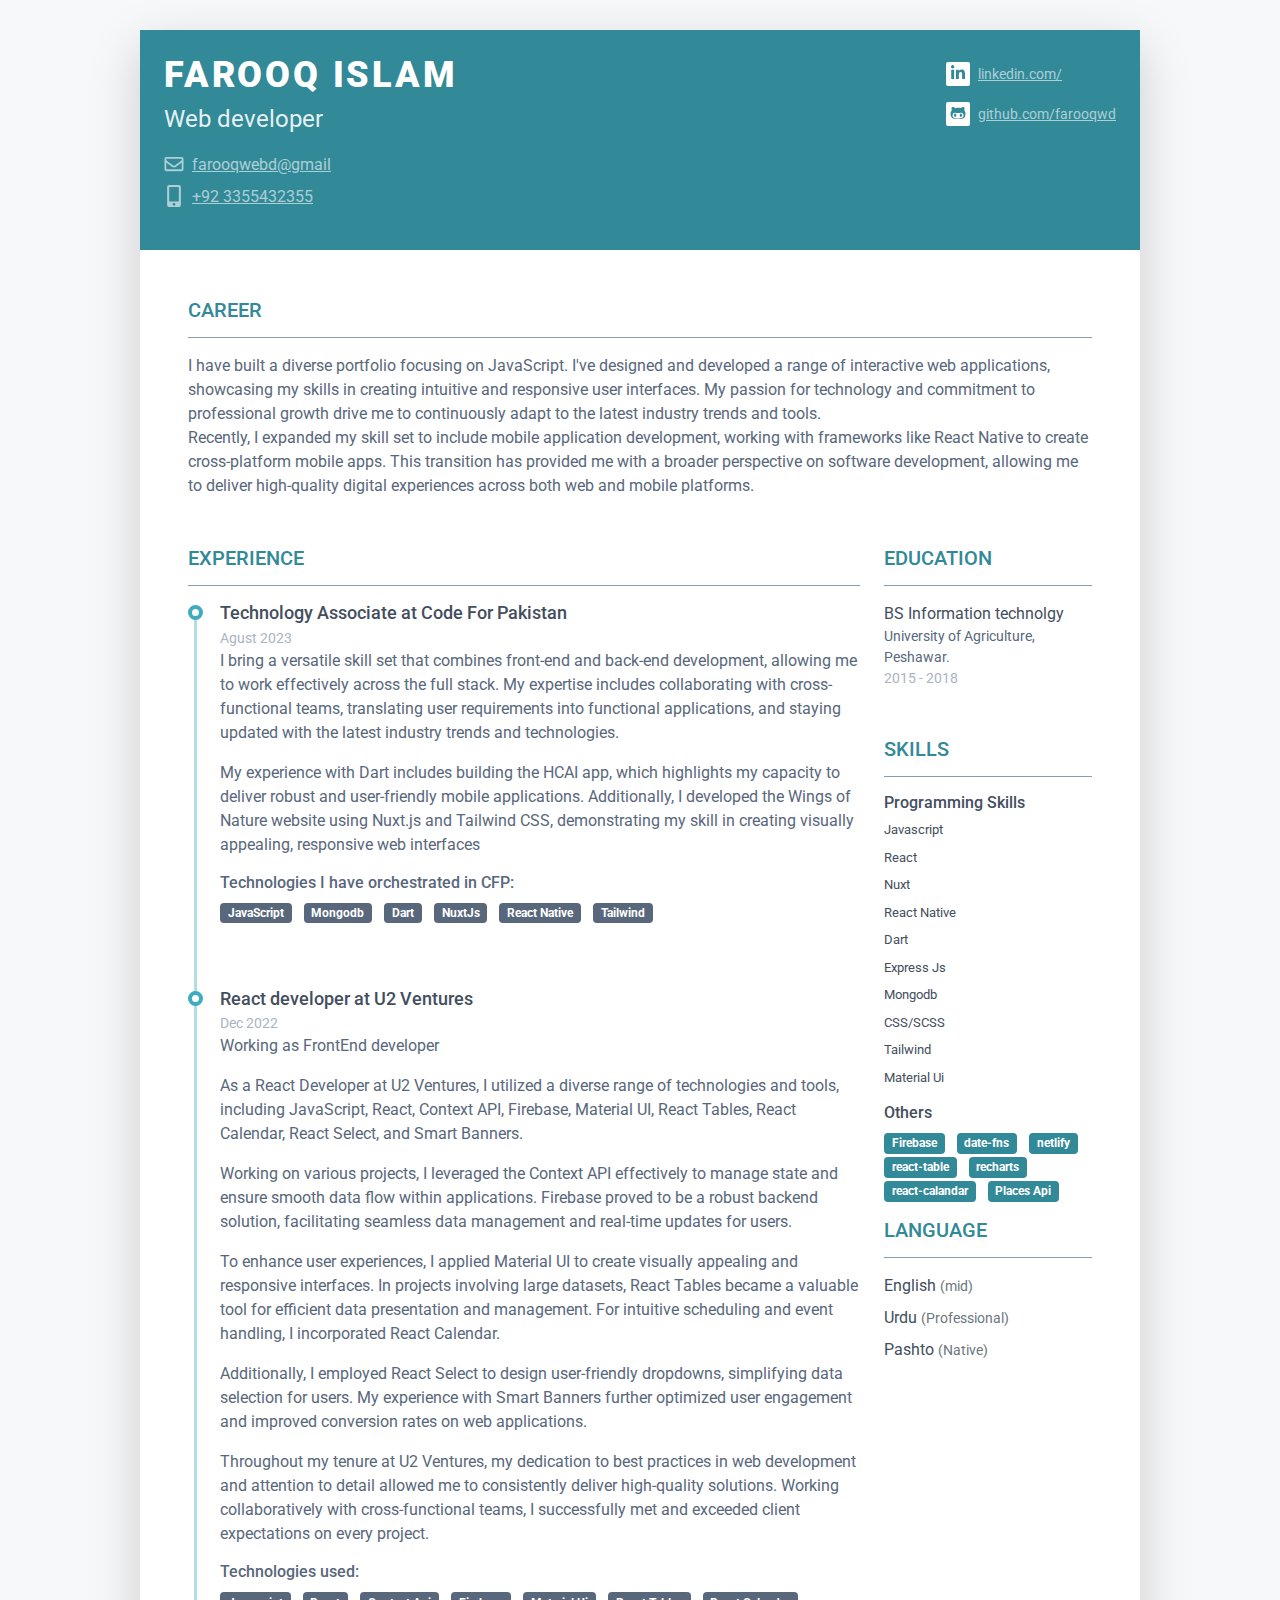
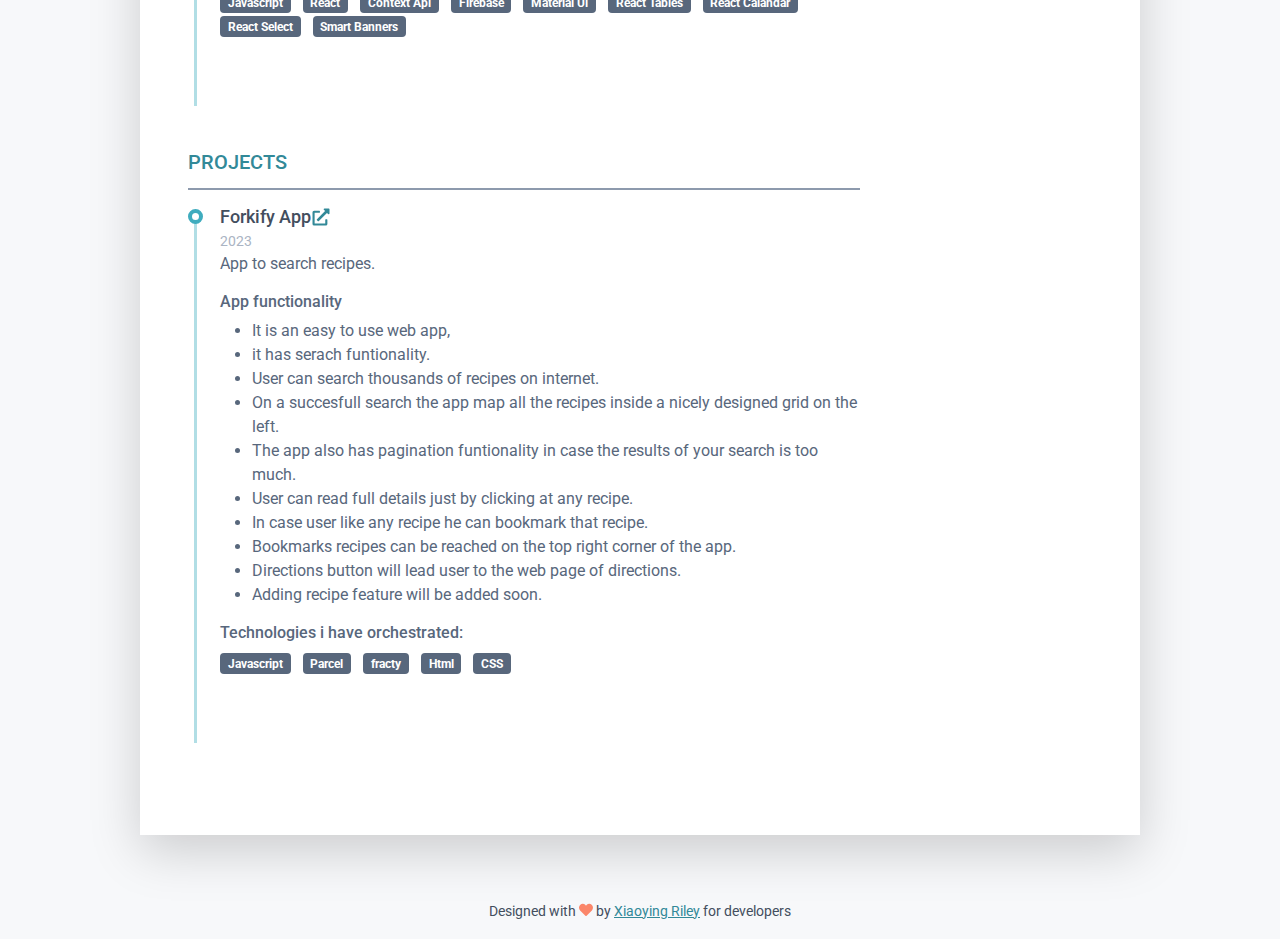
<file: index.html>
<!DOCTYPE html>
<html lang="en"> 
<head>
	<title>farooq (resume)</title>
	<!-- Meta -->
	<meta charset="utf-8">
	<meta http-equiv="X-UA-Compatible" content="IE=edge">
	<meta name="viewport" content="width=device-width, initial-scale=1.0">
	<meta name="description" content="Responsive Resume">
	<meta name="author" content="Xiaoying Riley at 3rd Wave Media">    
	<link rel="shortcut icon" href="favicon.ico">	
	<!-- Google Font -->
	<link href="https://fonts.googleapis.com/css?family=Roboto:300,400,500,700,900" rel="stylesheet">
	<!-- FontAwesome JS-->
	<script defer src="assets/fontawesome/js/all.min.js"></script>
	<!-- Theme CSS -->  
	<link id="theme-style" rel="stylesheet" href="assets/css/pillar-4.css">
</head>
<body>	
	<article class="resume-wrapper text-center position-relative">
		<div class="resume-wrapper-inner mx-auto text-start bg-white shadow-lg">
			<header class="resume-header pt-4 pt-md-0">
				<div class="row">
					<!--//col-->
					<div class="col">
						<div class="row p-4 justify-content-start justify-content-md-between">
							<div class="primary-info col-auto">
								<h1 class="name mt-0 mb-1 text-white text-uppercase text-uppercase">Farooq islam</h1>
								<div class="title mb-3">Web developer</div>
								<ul class="list-unstyled">
									<li class="mb-2"><a class="text-link" target="_blank" href="mailto:farooqwebd@gmail.com"><i class="far fa-envelope fa-fw me-2" data-fa-transform="grow-3"></i>farooqwebd@gmail</a></li>
									<li><a class="text-link" href="tel:+923025191070" target="_blank"><i class="fas fa-mobile-alt fa-fw me-2" data-fa-transform="grow-6"></i>+92 3355432355</a></li>
								</ul>
							</div><!--//primary-info-->
							<div class="secondary-info col-auto mt-2">
								<ul class="resume-social list-unstyled">
									<li class="mb-3"><a class="text-link" target="_blank" href="https://www.linkedin.com/in/farooq-islam-930a67278/"><span class="fa-container text-center me-2"><i class="fab fa-linkedin-in fa-fw"></i></span>linkedin.com/</a></li>
									<li class="mb-3"><a class="text-link" href="https://github.com/farooqwd" target="_blank"><span class="fa-container text-center me-2"><i class="fab fa-github-alt fa-fw"></i></span>github.com/farooqwd</a></li>
									<!-- <li class="mb-3"><a class="text-link" href="#" target="_blank"><span class="fa-container text-center me-2"><i class="fab fa-codepen fa-fw"></i></span>codepen.io/username/</a></li> -->
									<!-- <li><a class="text-link" href="https://devinspect.io" target="_blank"><span class="fa-container text-center me-2"><i class="fas fa-globe"></i></span>devinspect.io</a></li> -->
								</ul>
							</div><!--//secondary-info-->
						</div><!--//row-->
					</div><!--//col-->
				</div><!--//row-->
			</header>
			<div class="resume-body p-5">
				<section class="resume-section summary-section mb-5">
					<h2 class="resume-section-title text-uppercase font-weight-bold pb-3 mb-3">Career</h2>
					<div class="resume-section-content">
						<p class="mb-0">
							I have built a diverse portfolio focusing on JavaScript. I've designed and developed a range of interactive web applications, showcasing my skills in creating intuitive and responsive user interfaces. My passion for technology and commitment to professional growth drive me to continuously adapt to the latest industry trends and tools.
							<br>
							Recently, I expanded my skill set to include mobile application development, working with frameworks like React Native to create cross-platform mobile apps. This transition has provided me with a broader perspective on software development, allowing me to deliver high-quality digital experiences across both web and mobile platforms.
						</p>
					</div>
				</section>
				<!--//summary-section-->
				<div class="row">
					<div class="col-lg-9">
						<section class="resume-section experience-section mb-5">
							<h2 class="resume-section-title text-uppercase font-weight-bold pb-3 mb-3">experience</h2>
							<div class="resume-section-content">
								<div class="resume-timeline position-relative">
									<article class="resume-timeline-item position-relative pb-5">
										<div class="resume-timeline-item-header mb-2">
											<div class="d-flex flex-column flex-md-row">
												<h3 class="resume-position-title font-weight-bold mb-1">Technology Associate at Code For Pakistan</h3>
												<!-- <a href="https://taste.netlify.app/" target="_blank" class="project-links"><i class="fas fa-external-link-alt fa-fw me-1" data-fa-transform="grow-1"></i></a>												 -->
											</div>											
											<div class="resume-position-time">Agust 2023</div>
										<div class="resume-timeline-item-desc">
											
												<p>I bring a versatile skill set that combines front-end and back-end development, allowing me to work effectively across the full stack. My expertise includes collaborating with cross-functional teams, translating user requirements into functional applications, and staying updated with the latest industry trends and technologies.</p>
												
												<p> My experience with Dart includes building the HCAI app, which highlights my capacity to deliver robust and user-friendly mobile applications. Additionally, I developed the Wings of Nature website using Nuxt.js and Tailwind CSS, demonstrating my skill in creating visually appealing, responsive web interfaces</p>
											<h4 class="resume-timeline-item-desc-heading font-weight-bold">Technologies I have orchestrated in CFP:</h4>
											<ul class="list-inline">
												<li class="list-inline-item"><span class="badge bg-secondary badge-pill">JavaScript</span></li>
												<li class="list-inline-item"><span class="badge bg-secondary badge-pill">Mongodb</span></li>
												<li class="list-inline-item"><span class="badge bg-secondary badge-pill">Dart</span></li>
												<li class="list-inline-item"><span class="badge bg-secondary badge-pill">NuxtJs</span></li>
												<li class="list-inline-item"><span class="badge bg-secondary badge-pill">React Native</span></li>
												<li class="list-inline-item"><span class="badge bg-secondary badge-pill">Tailwind</span></li>
											</ul>
										</div>
									</article>
									<article class="resume-timeline-item position-relative pb-5">
										<div class="resume-timeline-item-header mb-2">
											<div class="d-flex flex-column flex-md-row">
												<h3 class="resume-position-title font-weight-bold mb-1">React developer at U2 Ventures</h3>
												<!-- <a href="https://taste.netlify.app/" target="_blank" class="project-links"><i class="fas fa-external-link-alt fa-fw me-1" data-fa-transform="grow-1"></i></a>												 -->
											</div>											
											<div class="resume-position-time">Dec 2022</div>
										<div class="resume-timeline-item-desc">
											<p>Working as FrontEnd developer
												</p>
												<p>
													As a React Developer at U2 Ventures, I utilized a diverse range of technologies and tools, including JavaScript, React, Context API, Firebase, Material UI, React Tables, React Calendar, React Select, and Smart Banners.
												</p>
												<p>
													Working on various projects, I leveraged the Context API effectively to manage state and ensure smooth data flow within applications. Firebase proved to be a robust backend solution, facilitating seamless data management and real-time updates for users.
												</p>
												<p>
													To enhance user experiences, I applied Material UI to create visually appealing and responsive interfaces. In projects involving large datasets, React Tables became a valuable tool for efficient data presentation and management. For intuitive scheduling and event handling, I incorporated React Calendar.
												</p>
												<p>
													Additionally, I employed React Select to design user-friendly dropdowns, simplifying data selection for users. My experience with Smart Banners further optimized user engagement and improved conversion rates on web applications.
												</p>
												<p>
													Throughout my tenure at U2 Ventures, my dedication to best practices in web development and attention to detail allowed me to consistently deliver high-quality solutions. Working collaboratively with cross-functional teams, I successfully met and exceeded client expectations on every project.
												</p>
											<!-- <h4 class="resume-timeline-item-desc-heading font-weight-bold">App functionality</h4>											
											<ul>
												<li>It is an easy to use web app,</li>
												<li>it has serach funtionality.</li>
												<li>User can search thousands of recipes on internet.</a></li>
												<li>On a succesfull search the app map all the recipes inside a nicely designed grid on the left.</li>
												<li>The app also has pagination funtionality in case the results of your search is too much.</li>
												<li>User can read full details just by clicking at any recipe.</li>
												<li>In case user like any recipe he can bookmark that recipe.</li>
												<li>Bookmarks recipes can be reached on the top right corner of the app.</li>
												<li>Directions button will lead user to the web page of directions.</li>
												<li>Adding recipe feature will be added soon.</li>
											</ul> -->
											<h4 class="resume-timeline-item-desc-heading font-weight-bold">Technologies used:</h4>
											<ul class="list-inline">
												<li class="list-inline-item"><span class="badge bg-secondary badge-pill">Javascript</span></li>
												<li class="list-inline-item"><span class="badge bg-secondary badge-pill">React</span></li>
												<li class="list-inline-item"><span class="badge bg-secondary badge-pill">Context Api</span></li>
												<li class="list-inline-item"><span class="badge bg-secondary badge-pill">Firebase</span></li>
												<li class="list-inline-item"><span class="badge bg-secondary badge-pill">Material Ui</span></li>
												<li class="list-inline-item"><span class="badge bg-secondary badge-pill">React Tables</span></li>
												<li class="list-inline-item"><span class="badge bg-secondary badge-pill">React Calandar</span></li>
												<li class="list-inline-item"><span class="badge bg-secondary badge-pill">React Select</span></li>
												<li class="list-inline-item"><span class="badge bg-secondary badge-pill">Smart Banners</span></li>
											</ul>
										</div>
									</article>
									</div>
									</div>
						</section>
						<section class="resume-section experience-section mb-5">
							<h2 class="resume-section-title text-uppercase font-weight-bold pb-3 mb-3">PROJECTS</h2>
							<div class="resume-section-content">
								<div class="resume-timeline position-relative">
									<article class="resume-timeline-item position-relative pb-5">
										<div class="resume-timeline-item-header mb-2">
											<div class="d-flex flex-column flex-md-row">
												<h3 class="resume-position-title font-weight-bold mb-1">Forkify App</h3>
												<a href="https://taste.netlify.app/" target="_blank" class="project-links"><i class="fas fa-external-link-alt fa-fw me-1" data-fa-transform="grow-1"></i></a>												
											</div>											
											<div class="resume-position-time">2023</div>
										<div class="resume-timeline-item-desc">
											<p> App to search recipes.
												</p>
											<h4 class="resume-timeline-item-desc-heading font-weight-bold">App functionality</h4>											
											<ul>
												<li>It is an easy to use web app,</li>
												<li>it has serach funtionality.</li>
												<li>User can search thousands of recipes on internet.</a></li>
												<li>On a succesfull search the app map all the recipes inside a nicely designed grid on the left.</li>
												<li>The app also has pagination funtionality in case the results of your search is too much.</li>
												<li>User can read full details just by clicking at any recipe.</li>
												<li>In case user like any recipe he can bookmark that recipe.</li>
												<li>Bookmarks recipes can be reached on the top right corner of the app.</li>
												<li>Directions button will lead user to the web page of directions.</li>
												<li>Adding recipe feature will be added soon.</li>
											</ul>
											<h4 class="resume-timeline-item-desc-heading font-weight-bold">Technologies i have orchestrated:</h4>
											<ul class="list-inline">
												<li class="list-inline-item"><span class="badge bg-secondary badge-pill">Javascript</span></li>
												<li class="list-inline-item"><span class="badge bg-secondary badge-pill">Parcel</span></li>
												<li class="list-inline-item"><span class="badge bg-secondary badge-pill">fracty</span></li>
												<li class="list-inline-item"><span class="badge bg-secondary badge-pill">Html</span></li>
												<li class="list-inline-item"><span class="badge bg-secondary badge-pill">CSS</span></li>
											</ul>
										</div>
									</article>
									<!--  -->
									<!-- <article class="resume-timeline-item position-relative pb-5">
										<div class="resume-timeline-item-header mb-2">
											<div class="d-flex flex-column flex-md-row">
												<h3 class="resume-position-title font-weight-bold mb-1">Piggy Game</h3>
												<a href="https://piggy-game-practice.netlify.app/" target="_blank" class="project-links"><i class="fas fa-external-link-alt fa-fw me-1" data-fa-transform="grow-1"></i></a>
												
											</div>
											
											<div class="resume-position-time">2022</div>
										<div class="resume-timeline-item-desc">
											<p> Dice rolling game.
												</p>
											<h4 class="resume-timeline-item-desc-heading font-weight-bold">Game process</h4>
											
											<ul>
												<li>It is a simple two player game,</li>
												<li>Each player gets 4 rolls.</li>
												<li>For 3 rolls player wins scoring points and for the last roll all his points get added to the total score</a></li>
												<li>For scoring 6 points player wins one extra roll and for scoring 1 player loses 5 scoring points</li>
												<li>Winner of the game is the player first gets 50 as total score.</li>
												<li>New game button is to restore the game to its initial position </li>
												<li>Use only laptop or pc screen to review</li>
											</ul>
											<h4 class="resume-timeline-item-desc-heading font-weight-bold">Technologies used:</h4>
											<ul class="list-inline">
												<li class="list-inline-item"><span class="badge bg-secondary badge-pill">javascript</span></li>
												<li class="list-inline-item"><span class="badge bg-secondary badge-pill">Html</span></li>
												<li class="list-inline-item"><span class="badge bg-secondary badge-pill">CSS</span></li>
											</ul>
										</div>
									</article> -->

									<!-- <article class="resume-timeline-item position-relative pb-5">
										<div class="resume-timeline-item-header mb-2">
											<div class="d-flex flex-column flex-md-row">
												<h3 class="resume-position-title font-weight-bold mb-1">Mock Banking</h3>
												<a href="https://account-practice.netlify.app/?" target="_blank" class="project-links"><i class="fas fa-external-link-alt fa-fw me-1" data-fa-transform="grow-1"></i></a>
												
											</div>
											<div class="resume-position-time">2022</div>
										</div>
										<div class="resume-timeline-item-desc">
											<p>Banking system</p>
											<h4 class="resume-timeline-item-desc-heading font-weight-bold">App flow</h4>
											<p>
												<ul>
													<li>To use app user have to sign in to his account</li>
													<li>When user signs in app show the full summry total balance desposits and withdrawals table.</li>
													<li>App provide the ability of sending money to other users</li>
													<li>Users can ask for loan and can delete their account</li>
													
												</ul>
											</p>
											<h4 class="resume-timeline-item-desc-heading font-weight-bold">Technologies used:</h4>
											<ul class="list-inline">
												<li class="list-inline-item"><span class="badge bg-secondary badge-pill">Javascript</span></li>
												<li class="list-inline-item"><span class="badge bg-secondary badge-pill">Html</span></li>
												<li class="list-inline-item"><span class="badge bg-secondary badge-pill">Css</span></li>
											</ul>
										</div>
									</article> -->
									
									
									<!-- <article class="resume-timeline-item position-relative">
										<div class="resume-timeline-item-header mb-2">
											<div class="d-flex flex-column flex-md-row">
													<h3 class="resume-position-title font-weight-bold mb-1">Traveling company website</h3>
													<a href="https://trillo-flex-practice.netlify.app/" target="_blank" class="project-links"><i class="fas fa-external-link-alt fa-fw me-1" data-fa-transform="grow-1"></i></a>
													
											</div>
											<div class="resume-position-time">2022</div>
										</div>
										<div class="resume-timeline-item-desc">
											<p>A static responsive webpage with a moderen layout designed for a tour guide company to provide a nice user experience to its customers. </b>
												<ul>
													<li>Built using flex layout  with markup and Css.</li>
													<li>Page is Completely responsive</li>
													<li>Animations applied on hover are quite relax and advanced. </li>
													<li>Structure of the page is user freindly and colors are bright and in a nice combination to attract travelers.</li>
													<li>Consists of top and side navigation bar.</li>
													
													
												</ul>
											</p>
											<h4 class="resume-timeline-item-desc-heading font-weight-bold">Technologies used:</h4>
											<ul class="list-inline">
												<li class="list-inline-item"><span class="badge bg-secondary badge-pill">Css/SCSS</span></li>
												<li class="list-inline-item"><span class="badge bg-secondary badge-pill">Html</span></li>
											</ul>
										</div>
									</article> -->

									<!-- <article class="resume-timeline-item position-relative">
										<div class="resume-timeline-item-header mb-2">
											<div class="d-flex flex-column flex-md-row">
													<h3 class="resume-position-title font-weight-bold mb-1">Property office webpage</h3>
													<a href="https://nexter-practice.netlify.app/" target="_blank" class="project-links"><i class="fas fa-external-link-alt fa-fw me-1" data-fa-transform="grow-1"></i></a>
													
											</div>
											<div class="resume-position-time">2022</div>
										</div>
										<div class="resume-timeline-item-desc">
											<p>A static responsive page for a property office with a moderen layout and structure.</p>
												<ul>
													<li>Built using grid layout with markup and Css.</li>
													<li>Page layout is Completely responsive, design applied is comfortable and user freindly.</li>
													<li>Animations applied are relax.</li>
													<li>Card like view for each property is convenient and informative. </li>
													<li>A beautifull animated menu is included in the footer. </li>
													
												
												</ul>
											</p>
											<h4 class="resume-timeline-item-desc-heading font-weight-bold">Technologies used:</h4>
											<ul class="list-inline">
												<li class="list-inline-item"><span class="badge bg-secondary badge-pill">Css/SCSS</span></li>
												<li class="list-inline-item"><span class="badge bg-secondary badge-pill">Html</span></li>
											</ul>
										</div>
									</article> -->
									
								</div><!--//resume-timeline-->
								
							</div>
						</section><!--//experience-section-->
					</div>
					<div class="col-lg-3">
					</section><!--//education section-->
					<section class="resume-section education-section mb-5">
						<h2 class="resume-section-title text-uppercase font-weight-bold pb-3 mb-3">Education</h2>
						<div class="resume-section-content">
							<ul class="list-unstyled">
								<li class="mb-2">
									<div class="resume-degree font-weight-bold">BS Information technolgy</div>
									<div class="resume-degree-org">University of Agriculture, Peshawar.</div>
									<div class="resume-degree-time">2015 - 2018</div>
								</li>
							</ul>
						</div>
					</section>
						<section class="resume-section skills-section mb-5">
							<h2 class="resume-section-title text-uppercase font-weight-bold pb-3 mb-3">Skills</h2>
							<div class="resume-section-content">
									<!-- <div class="resume-skill-item">
										<h4 class="resume-skills-cat font-weight-bold">Frameworks/Tools</h4>
										<ul class="list-unstyled mb-4">
											<li class="mb-2">
												<div class="resume-skill-name">Angular/React/VueJS</div>
											</li>						
										</ul>
									</div> -->
									
									<!--//resume-skill-item-->
									<div class="resume-skill-item">
											<h4 class="resume-skills-cat font-weight-bold">Programming Skills</h4>
										<ul class="list-unstyled">
											<li class="mb-2">
												<div class="resume-skill-name">Javascript</div>
											</li>
											<li class="mb-2">
													<div class="resume-skill-name">React</div>
											</li>
											<li class="mb-2">
													<div class="resume-skill-name">Nuxt</div>
											</li>
											<li class="mb-2">
													<div class="resume-skill-name">React Native</div>
											</li>
											<li class="mb-2">
													<div class="resume-skill-name">Dart</div>
											</li>
											<li class="mb-2">
													<div class="resume-skill-name">Express Js</div>
											</li>
											<li class="mb-2">
													<div class="resume-skill-name">Mongodb</div>
											</li>
											<li class="mb-2">
												<div class="resume-skill-name">CSS/SCSS</div>
											</li>
											<li class="mb-2">
													<div class="resume-skill-name">Tailwind</div>
											</li>
											<li class="mb-2">
												<div class="resume-skill-name">Material Ui</div>
											</li>
											
										</ul>
									</div>
									<!--//resume-skill-item-->
									<div class="resume-skill-item">
											<h4 class="resume-skills-cat font-weight-bold">Others</h4>
											<ul class="list-inline">
												<li class="list-inline-item"><span class="badge bg-primary badge-dark">Firebase</span></li>
												<li class="list-inline-item"><span class="badge bg-primary badge-dark">date-fns</span></li>									
												<li class="list-inline-item"><span class="badge bg-primary badge-dark">netlify</span></li>											
												<li class="list-inline-item"><span class="badge bg-primary badge-dark">react-table</span></li>
												<li class="list-inline-item"><span class="badge bg-primary badge-dark">recharts</span></li>
												<li class="list-inline-item"><span class="badge bg-primary badge-dark">react-calandar</span></li>
												<li class="list-inline-item"><span class="badge bg-primary badge-dark">Places Api</span></li>
												</ul>
									</div><!--//resume-skill-item-->
							</div><!--resume-section-content-->
						
						<!--//education-section-->
						<!-- <section class="resume-section reference-section mb-5">
							<h2 class="resume-section-title text-uppercase font-weight-bold pb-3 mb-3">Achievements</h2>
							<div class="resume-section-content">
								<ul class="list-unstyled resume-awards-list">
									<li class="mb-2 ps-4 position-relative">
											<i class="resume-award-icon fas fa-trophy position-absolute" data-fa-transform="shrink-2"></i>
											<div class="resume-award-name">Senior Project Design Winner</div>
											<div class="resume-award-desc">1st position in final year project at the Riphah International University</div>
									</li>
									<li class="mb-0 ps-4 position-relative">
											<i class="resume-award-icon fas fa-trophy position-absolute" data-fa-transform="shrink-2"></i>
											<div class="resume-award-name">Volunteer</div>
											<div class="resume-award-desc">Code for Pakistan 
												<br/> (2020 - Present)
												<!-- <br/> Collaboration on Civic tech projects -->
											<!-- </div>
									</li>
									<li class="mb-0 ps-4 mt-2 position-relative">
										<i class="resume-award-icon fas fa-trophy position-absolute" data-fa-transform="shrink-2"></i>
										<div class="resume-award-name">Civic Hackathon 2020</div>
										<div class="resume-award-desc">Participation (Nov 2020)
										</div>
								</li>
									<li class="mb-0 ps-4 mt-2 position-relative">
										<i class="resume-award-icon fas fa-trophy position-absolute" data-fa-transform="shrink-2"></i>
										<div class="resume-award-name">Employee of the Month</div>
										<div class="resume-award-desc">BCDApps - Awarded "Employee of the Month" for the months of September, October, and November, in 2018</div>
								</li>
								</ul>
							</div>
						</section>
						<!--//interests-section-->
						<!-- <section class="resume-section cert-section mb-5">
							<h2 class="resume-section-title text-uppercase font-weight-bold pb-3 mb-3">Certifications</h2>
							<div class="resume-section-content">
								<ul class="list-unstyled resume-lang-list">
									<li class="mb-2 ps-4 position-relative">
										<i class="resume-award-icon fas fa-certificate position-absolute" data-fa-transform="shrink-2"></i>
										<div class="resume-award-name">
											<span class="resume-lang-name font-weight-bold">AWS cloud practitioner</span> <small class="text-muted font-weight-normal">(2022)</small>
										</div>
								</li>
									<li class="mb-2"></li>
								</ul>
							</div>
						</section> --> 
						
						<section class="resume-section language-section mb-5">
							<h2 class="resume-section-title text-uppercase font-weight-bold pb-3 mb-3">Language</h2>
							<div class="resume-section-content">
								<ul class="list-unstyled resume-lang-list">
									<li class="mb-2"><span class="resume-lang-name font-weight-bold">English</span> <small class="text-muted font-weight-normal">(mid)</small></li>
									<li class="mb-2"><span class="resume-lang-name font-weight-bold">Urdu</span> <small class="text-muted font-weight-normal">(Professional)</small></li>
									<li class="mb-2"><span class="resume-lang-name font-weight-bold">Pashto</span> <small class="text-muted font-weight-normal">(Native)</small></li>
								</ul>
							</div>
						</section>
						<!--//language-section-->
						<!-- <section class="resume-section interests-section mb-5">
							<h2 class="resume-section-title text-uppercase font-weight-bold pb-3 mb-3">Interests</h2>
							<div class="resume-section-content">
								<ul class="list-unstyled">
									<li class="mb-1">Farming, Foodie, Fiction, Cricket</li>
								</ul>
							</div>
						</section> -->
						<!--//interests-section-->
					</div>
				</div>
				<!--//row-->
			</div>
			<!--//resume-body-->
		</div>
	</article> 
	<footer class="footer text-center pt-1 pb-3">
		<small class="copyright">Designed with <i class="fas fa-heart"></i> by <a href="http://themes.3rdwavemedia.com" target="_blank">Xiaoying Riley</a> for developers</small>
	</footer>
</body>
</html>
</file>
